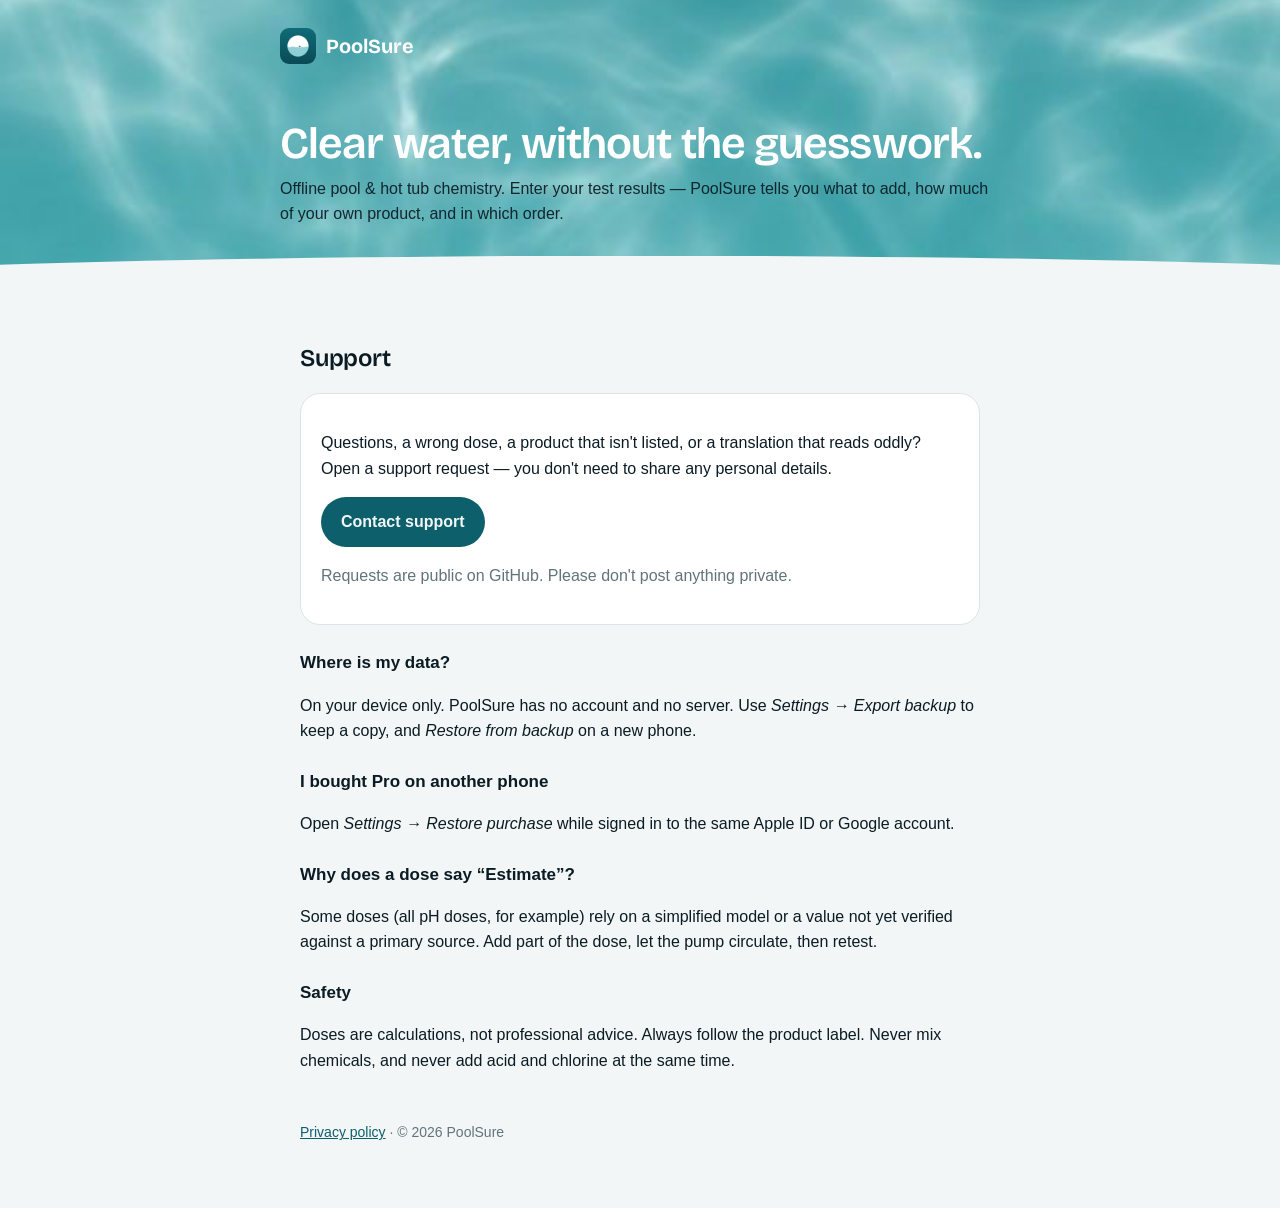
<file: index.html>
<!doctype html>
<html lang="en">
<head>
  <meta charset="utf-8">
  <meta name="viewport" content="width=device-width, initial-scale=1">
  <title>PoolSure — Support</title>
  <meta name="description" content="PoolSure: offline pool & hot tub water-chemistry calculator. Support and contact.">
  <link rel="icon" href="favicon.png">
  <link rel="apple-touch-icon" href="icon.png">
  <link rel="stylesheet" href="style.css">
</head>
<body>
  <header class="hero">
    <div class="brand"><img src="icon.png" alt=""><span>PoolSure</span></div>
    <h1>Clear water, without the guesswork.</h1>
    <p>Offline pool &amp; hot tub chemistry. Enter your test results — PoolSure tells you what to add, how much of your own product, and in which order.</p>
  </header>
  <main>
    <h2>Support</h2>
    <div class="card">
      <p>Questions, a wrong dose, a product that isn't listed, or a translation that reads oddly? Open a support request — you don't need to share any personal details.</p>
      <p><a class="button" href="https://github.com/mustafatoptss/poolsure-site/issues/new">Contact support</a></p>
      <p class="muted">Requests are public on GitHub. Please don't post anything private.</p>
    </div>

    <h3>Where is my data?</h3>
    <p>On your device only. PoolSure has no account and no server. Use <em>Settings → Export backup</em> to keep a copy, and <em>Restore from backup</em> on a new phone.</p>

    <h3>I bought Pro on another phone</h3>
    <p>Open <em>Settings → Restore purchase</em> while signed in to the same Apple ID or Google account.</p>

    <h3>Why does a dose say “Estimate”?</h3>
    <p>Some doses (all pH doses, for example) rely on a simplified model or a value not yet verified against a primary source. Add part of the dose, let the pump circulate, then retest.</p>

    <h3>Safety</h3>
    <p>Doses are calculations, not professional advice. Always follow the product label. Never mix chemicals, and never add acid and chlorine at the same time.</p>

    <footer>
      <a href="privacy.html">Privacy policy</a> · © 2026 PoolSure
    </footer>
  </main>
</body>
</html>
</file>
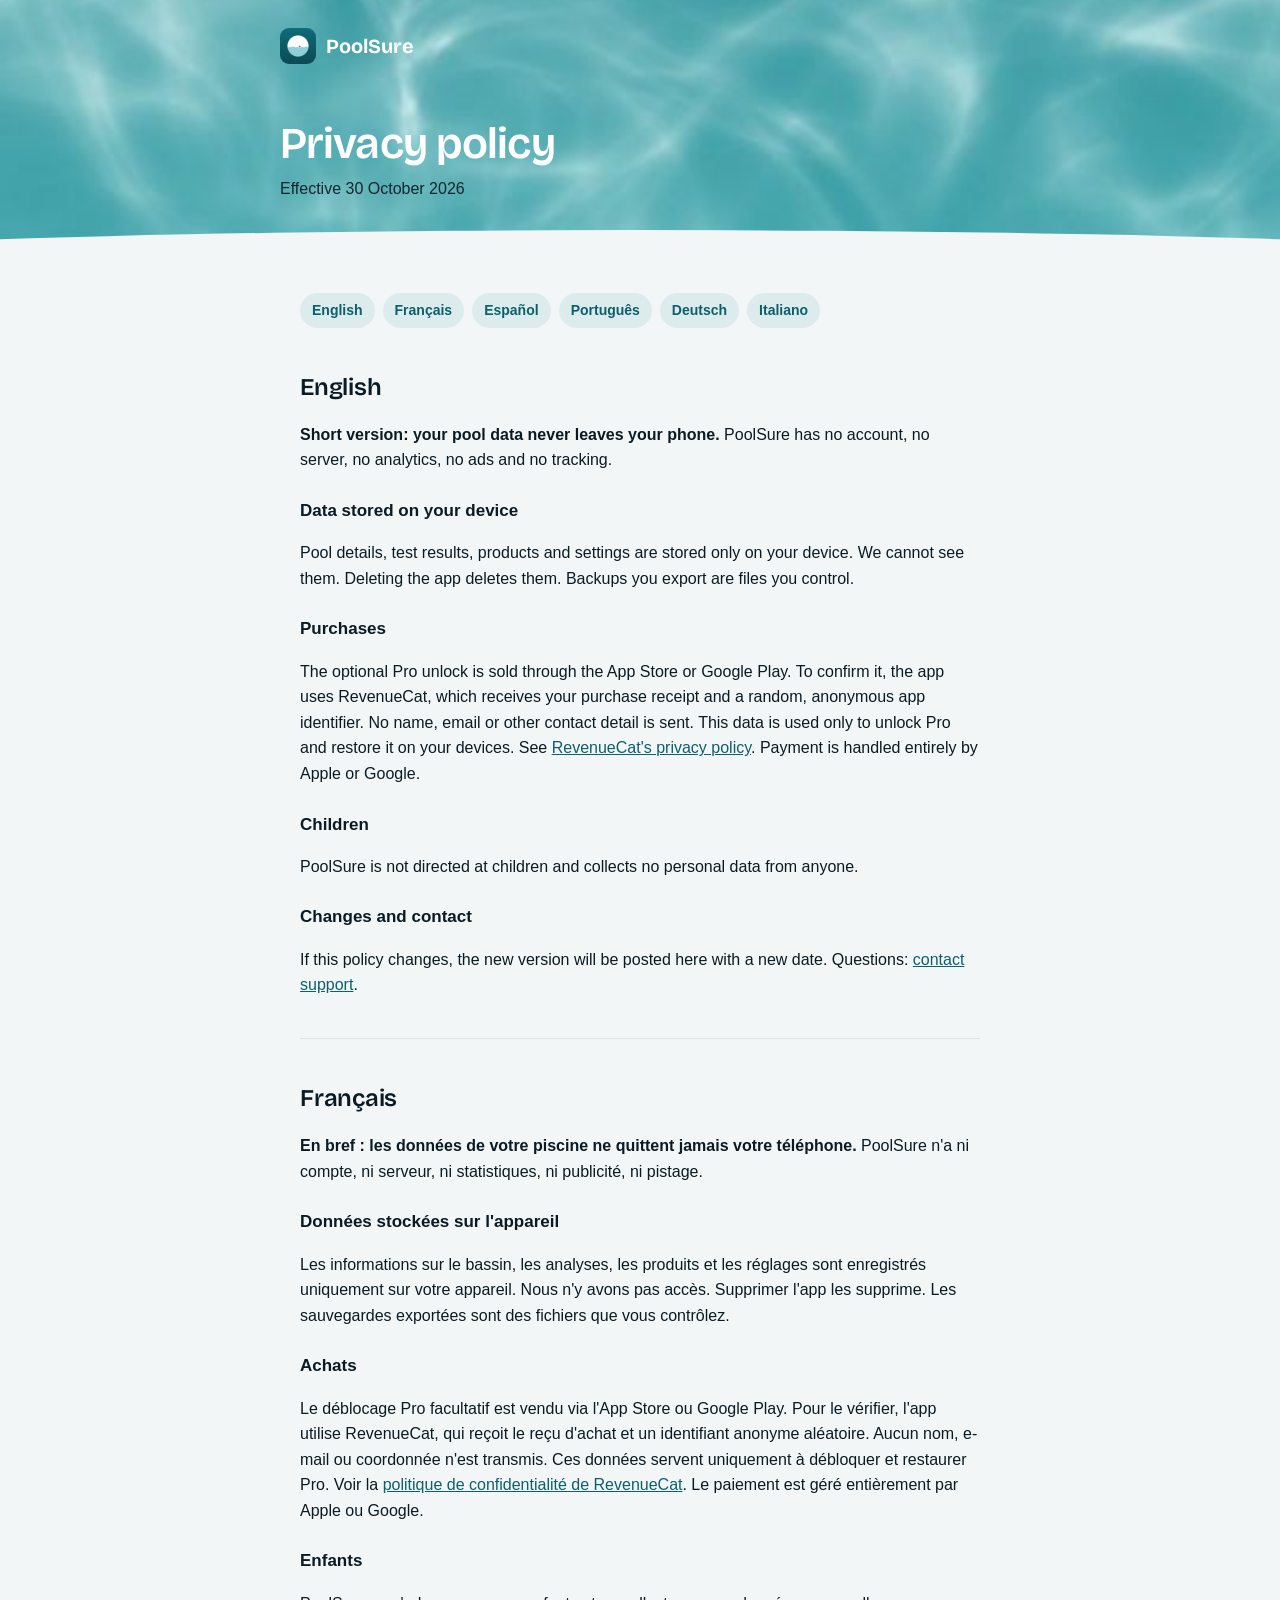
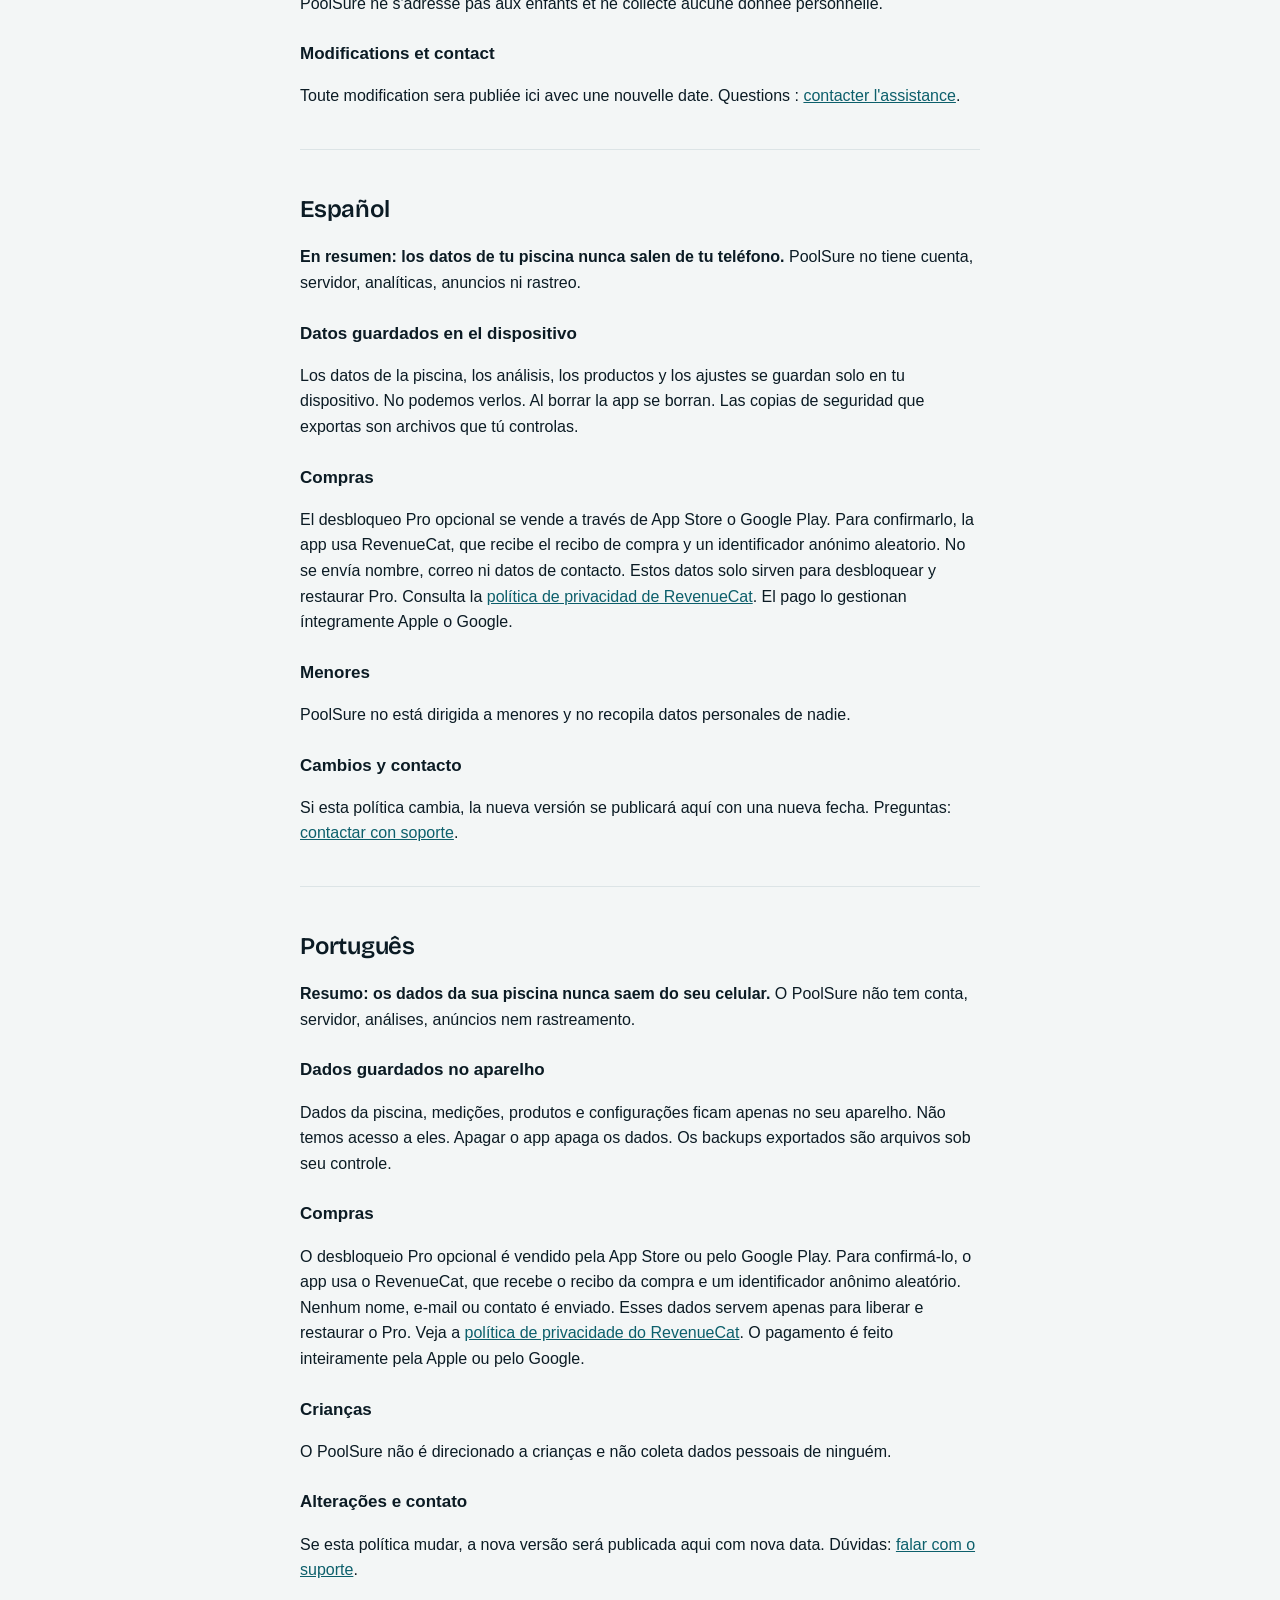
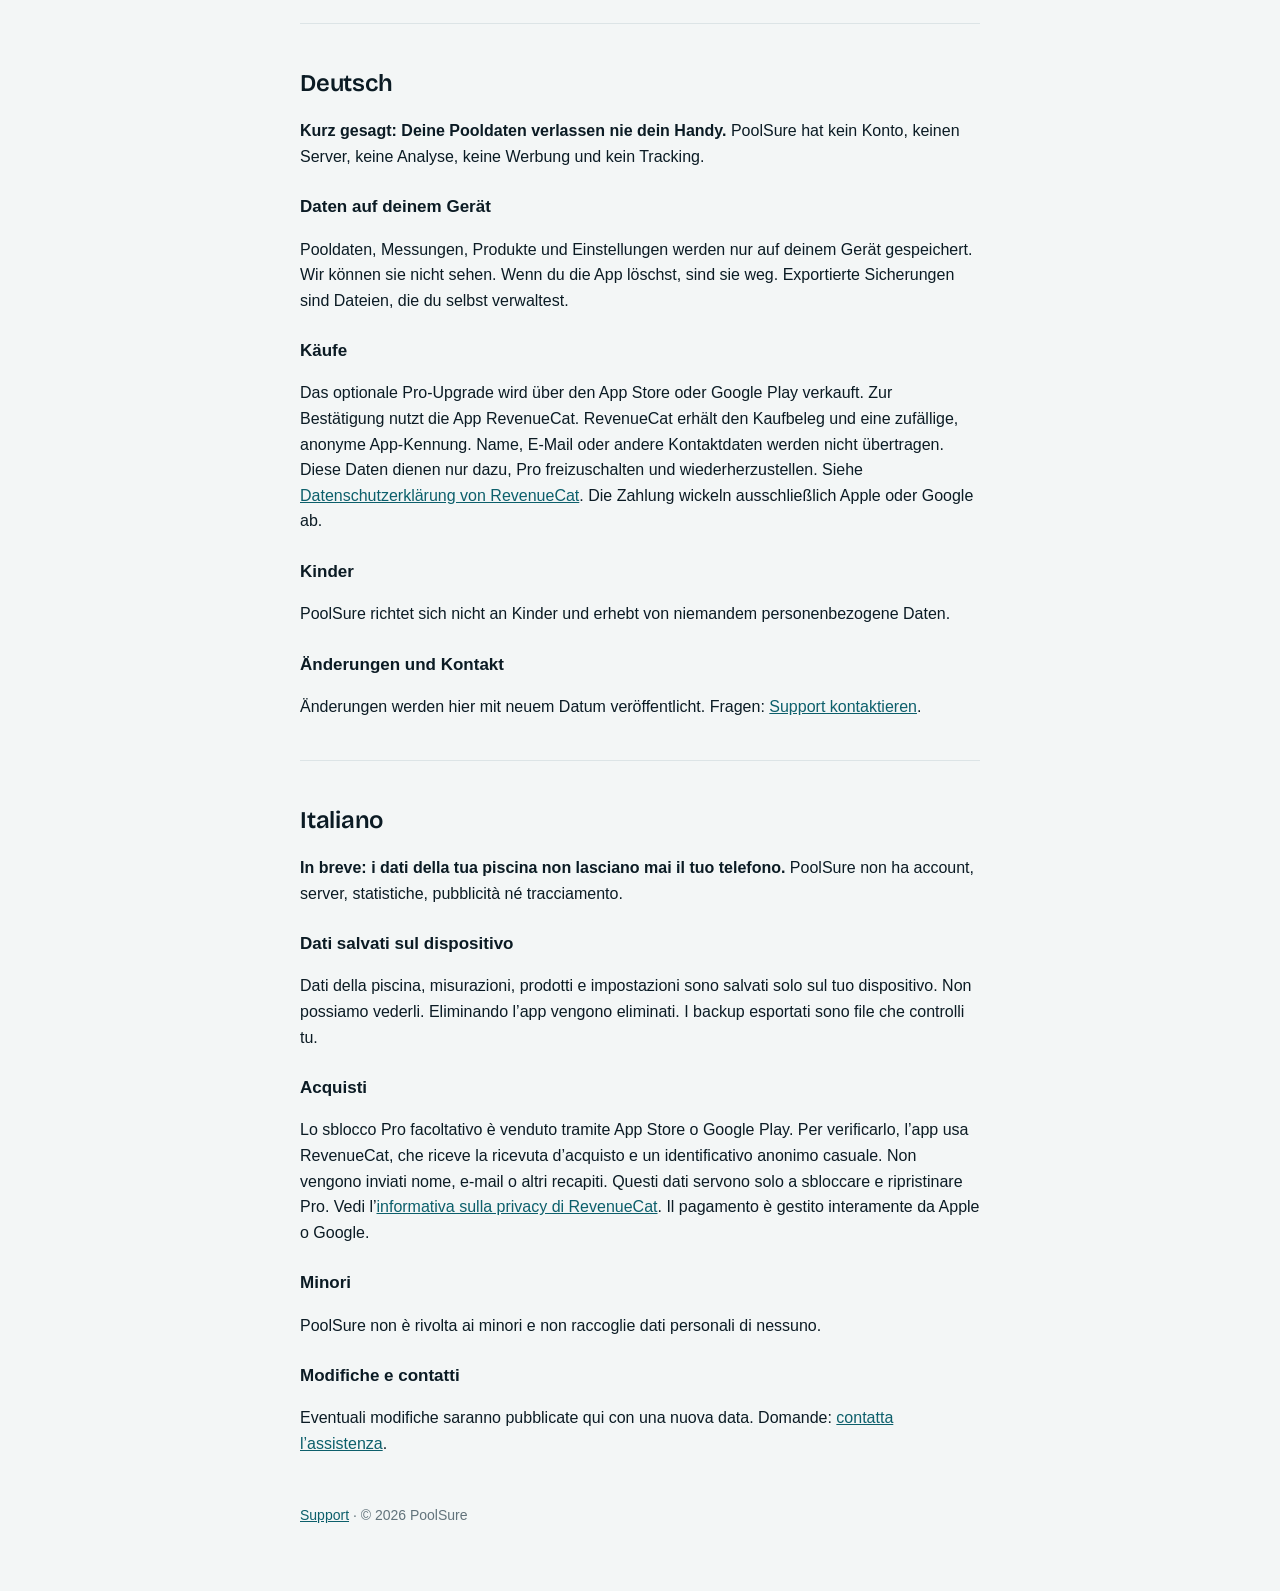
<file: privacy.html>
<!doctype html>
<html lang="en">
<head>
  <meta charset="utf-8">
  <meta name="viewport" content="width=device-width, initial-scale=1">
  <title>PoolSure — Privacy policy</title>
  <meta name="description" content="PoolSure privacy policy. Your pool data stays on your device.">
  <link rel="icon" href="favicon.png">
  <link rel="stylesheet" href="style.css">
</head>
<body>
  <header class="hero">
    <div class="brand"><img src="icon.png" alt=""><span>PoolSure</span></div>
    <h1>Privacy policy</h1>
    <p>Effective 30 October 2026</p>
  </header>
  <main>
    <nav class="langs" aria-label="Language">
      <a href="#en">English</a><a href="#fr">Français</a><a href="#es">Español</a><a href="#pt">Português</a><a href="#de">Deutsch</a><a href="#it">Italiano</a>
    </nav>

    <section id="en" lang="en">
      <h2>English</h2>
      <p><strong>Short version: your pool data never leaves your phone.</strong> PoolSure has no account, no server, no analytics, no ads and no tracking.</p>
      <h3>Data stored on your device</h3>
      <p>Pool details, test results, products and settings are stored only on your device. We cannot see them. Deleting the app deletes them. Backups you export are files you control.</p>
      <h3>Purchases</h3>
      <p>The optional Pro unlock is sold through the App Store or Google Play. To confirm it, the app uses RevenueCat, which receives your purchase receipt and a random, anonymous app identifier. No name, email or other contact detail is sent. This data is used only to unlock Pro and restore it on your devices. See <a href="https://www.revenuecat.com/privacy">RevenueCat's privacy policy</a>. Payment is handled entirely by Apple or Google.</p>
      <h3>Children</h3>
      <p>PoolSure is not directed at children and collects no personal data from anyone.</p>
      <h3>Changes and contact</h3>
      <p>If this policy changes, the new version will be posted here with a new date. Questions: <a href="https://github.com/mustafatoptss/poolsure-site/issues/new">contact support</a>.</p>
    </section>

    <section id="fr" lang="fr" class="lang">
      <h2>Français</h2>
      <p><strong>En bref : les données de votre piscine ne quittent jamais votre téléphone.</strong> PoolSure n'a ni compte, ni serveur, ni statistiques, ni publicité, ni pistage.</p>
      <h3>Données stockées sur l'appareil</h3>
      <p>Les informations sur le bassin, les analyses, les produits et les réglages sont enregistrés uniquement sur votre appareil. Nous n'y avons pas accès. Supprimer l'app les supprime. Les sauvegardes exportées sont des fichiers que vous contrôlez.</p>
      <h3>Achats</h3>
      <p>Le déblocage Pro facultatif est vendu via l'App Store ou Google Play. Pour le vérifier, l'app utilise RevenueCat, qui reçoit le reçu d'achat et un identifiant anonyme aléatoire. Aucun nom, e-mail ou coordonnée n'est transmis. Ces données servent uniquement à débloquer et restaurer Pro. Voir la <a href="https://www.revenuecat.com/privacy">politique de confidentialité de RevenueCat</a>. Le paiement est géré entièrement par Apple ou Google.</p>
      <h3>Enfants</h3>
      <p>PoolSure ne s'adresse pas aux enfants et ne collecte aucune donnée personnelle.</p>
      <h3>Modifications et contact</h3>
      <p>Toute modification sera publiée ici avec une nouvelle date. Questions : <a href="https://github.com/mustafatoptss/poolsure-site/issues/new">contacter l'assistance</a>.</p>
    </section>

    <section id="es" lang="es" class="lang">
      <h2>Español</h2>
      <p><strong>En resumen: los datos de tu piscina nunca salen de tu teléfono.</strong> PoolSure no tiene cuenta, servidor, analíticas, anuncios ni rastreo.</p>
      <h3>Datos guardados en el dispositivo</h3>
      <p>Los datos de la piscina, los análisis, los productos y los ajustes se guardan solo en tu dispositivo. No podemos verlos. Al borrar la app se borran. Las copias de seguridad que exportas son archivos que tú controlas.</p>
      <h3>Compras</h3>
      <p>El desbloqueo Pro opcional se vende a través de App Store o Google Play. Para confirmarlo, la app usa RevenueCat, que recibe el recibo de compra y un identificador anónimo aleatorio. No se envía nombre, correo ni datos de contacto. Estos datos solo sirven para desbloquear y restaurar Pro. Consulta la <a href="https://www.revenuecat.com/privacy">política de privacidad de RevenueCat</a>. El pago lo gestionan íntegramente Apple o Google.</p>
      <h3>Menores</h3>
      <p>PoolSure no está dirigida a menores y no recopila datos personales de nadie.</p>
      <h3>Cambios y contacto</h3>
      <p>Si esta política cambia, la nueva versión se publicará aquí con una nueva fecha. Preguntas: <a href="https://github.com/mustafatoptss/poolsure-site/issues/new">contactar con soporte</a>.</p>
    </section>

    <section id="pt" lang="pt-BR" class="lang">
      <h2>Português</h2>
      <p><strong>Resumo: os dados da sua piscina nunca saem do seu celular.</strong> O PoolSure não tem conta, servidor, análises, anúncios nem rastreamento.</p>
      <h3>Dados guardados no aparelho</h3>
      <p>Dados da piscina, medições, produtos e configurações ficam apenas no seu aparelho. Não temos acesso a eles. Apagar o app apaga os dados. Os backups exportados são arquivos sob seu controle.</p>
      <h3>Compras</h3>
      <p>O desbloqueio Pro opcional é vendido pela App Store ou pelo Google Play. Para confirmá-lo, o app usa o RevenueCat, que recebe o recibo da compra e um identificador anônimo aleatório. Nenhum nome, e-mail ou contato é enviado. Esses dados servem apenas para liberar e restaurar o Pro. Veja a <a href="https://www.revenuecat.com/privacy">política de privacidade do RevenueCat</a>. O pagamento é feito inteiramente pela Apple ou pelo Google.</p>
      <h3>Crianças</h3>
      <p>O PoolSure não é direcionado a crianças e não coleta dados pessoais de ninguém.</p>
      <h3>Alterações e contato</h3>
      <p>Se esta política mudar, a nova versão será publicada aqui com nova data. Dúvidas: <a href="https://github.com/mustafatoptss/poolsure-site/issues/new">falar com o suporte</a>.</p>
    </section>

    <section id="de" lang="de" class="lang">
      <h2>Deutsch</h2>
      <p><strong>Kurz gesagt: Deine Pooldaten verlassen nie dein Handy.</strong> PoolSure hat kein Konto, keinen Server, keine Analyse, keine Werbung und kein Tracking.</p>
      <h3>Daten auf deinem Gerät</h3>
      <p>Pooldaten, Messungen, Produkte und Einstellungen werden nur auf deinem Gerät gespeichert. Wir können sie nicht sehen. Wenn du die App löschst, sind sie weg. Exportierte Sicherungen sind Dateien, die du selbst verwaltest.</p>
      <h3>Käufe</h3>
      <p>Das optionale Pro-Upgrade wird über den App Store oder Google Play verkauft. Zur Bestätigung nutzt die App RevenueCat. RevenueCat erhält den Kaufbeleg und eine zufällige, anonyme App-Kennung. Name, E-Mail oder andere Kontaktdaten werden nicht übertragen. Diese Daten dienen nur dazu, Pro freizuschalten und wiederherzustellen. Siehe <a href="https://www.revenuecat.com/privacy">Datenschutzerklärung von RevenueCat</a>. Die Zahlung wickeln ausschließlich Apple oder Google ab.</p>
      <h3>Kinder</h3>
      <p>PoolSure richtet sich nicht an Kinder und erhebt von niemandem personenbezogene Daten.</p>
      <h3>Änderungen und Kontakt</h3>
      <p>Änderungen werden hier mit neuem Datum veröffentlicht. Fragen: <a href="https://github.com/mustafatoptss/poolsure-site/issues/new">Support kontaktieren</a>.</p>
    </section>

    <section id="it" lang="it" class="lang">
      <h2>Italiano</h2>
      <p><strong>In breve: i dati della tua piscina non lasciano mai il tuo telefono.</strong> PoolSure non ha account, server, statistiche, pubblicità né tracciamento.</p>
      <h3>Dati salvati sul dispositivo</h3>
      <p>Dati della piscina, misurazioni, prodotti e impostazioni sono salvati solo sul tuo dispositivo. Non possiamo vederli. Eliminando l’app vengono eliminati. I backup esportati sono file che controlli tu.</p>
      <h3>Acquisti</h3>
      <p>Lo sblocco Pro facoltativo è venduto tramite App Store o Google Play. Per verificarlo, l’app usa RevenueCat, che riceve la ricevuta d’acquisto e un identificativo anonimo casuale. Non vengono inviati nome, e-mail o altri recapiti. Questi dati servono solo a sbloccare e ripristinare Pro. Vedi l’<a href="https://www.revenuecat.com/privacy">informativa sulla privacy di RevenueCat</a>. Il pagamento è gestito interamente da Apple o Google.</p>
      <h3>Minori</h3>
      <p>PoolSure non è rivolta ai minori e non raccoglie dati personali di nessuno.</p>
      <h3>Modifiche e contatti</h3>
      <p>Eventuali modifiche saranno pubblicate qui con una nuova data. Domande: <a href="https://github.com/mustafatoptss/poolsure-site/issues/new">contatta l’assistenza</a>.</p>
    </section>

    <footer><a href="index.html">Support</a> · © 2026 PoolSure</footer>
  </main>
</body>
</html>
</file>
<file: style.css>
@import url('https://fonts.googleapis.com/css2?family=Bricolage+Grotesque:opsz,wght@12..96,600;12..96,700&display=swap');

:root {
  --canvas: #f3f6f6;
  --surface: #ffffff;
  --ink: #0b1b24;
  --muted: #62737b;
  --hairline: #dce4e6;
  --lane: #0c5f6b;
  --lane-soft: #dcecec;
}
@media (prefers-color-scheme: dark) {
  :root {
    --canvas: #061217;
    --surface: #0d1d23;
    --ink: #e6eff0;
    --muted: #8a9da4;
    --hairline: #1c3038;
    --lane: #63c6d0;
    --lane-soft: #123238;
  }
}
* { box-sizing: border-box; }
html { -webkit-text-size-adjust: 100%; }
body {
  margin: 0;
  background: var(--canvas);
  color: var(--ink);
  font: 16px/1.6 -apple-system, BlinkMacSystemFont, 'Segoe UI', Roboto, Helvetica, Arial, sans-serif;
}
.hero {
  position: relative;
  min-height: 260px;
  background: url('water.jpg') center / cover;
  color: #fff;
  padding: 28px 20px 64px;
}
.hero::after {
  content: '';
  position: absolute;
  left: 0; right: 0; bottom: -1px;
  height: 36px;
  background: var(--canvas);
  clip-path: path('M0 20 C 25% 2, 45% 2, 60% 16 S 88% 30, 100% 10 V 36 H 0 Z');
  -webkit-clip-path: ellipse(75% 100% at 50% 100%);
}
.brand { display: flex; align-items: center; gap: 10px; max-width: 720px; margin: 0 auto; }
.brand img { width: 36px; height: 36px; border-radius: 9px; }
.brand span { font-family: 'Bricolage Grotesque', sans-serif; font-weight: 700; font-size: 20px; }
.hero h1 {
  font-family: 'Bricolage Grotesque', sans-serif;
  font-weight: 600;
  font-size: clamp(30px, 6vw, 44px);
  line-height: 1.08;
  letter-spacing: -0.02em;
  max-width: 720px;
  margin: 56px auto 8px;
}
.hero p { max-width: 720px; margin: 0 auto; opacity: 0.92; }
main { max-width: 720px; margin: 0 auto; padding: 8px 20px 64px; }
h2 { font-family: 'Bricolage Grotesque', sans-serif; font-weight: 600; font-size: 24px; letter-spacing: -0.01em; margin: 40px 0 8px; }
h3 { font-size: 17px; margin: 24px 0 4px; }
p, li { color: var(--ink); }
.muted { color: var(--muted); }
.card {
  background: var(--surface);
  border: 1px solid var(--hairline);
  border-radius: 20px;
  padding: 20px;
  margin: 16px 0;
}
a { color: var(--lane); }
.button {
  display: inline-block;
  background: var(--lane);
  color: var(--canvas);
  text-decoration: none;
  font-weight: 600;
  padding: 12px 20px;
  border-radius: 999px;
}
nav.langs { display: flex; flex-wrap: wrap; gap: 8px; margin: 20px 0 0; }
nav.langs a {
  text-decoration: none;
  background: var(--lane-soft);
  color: var(--lane);
  padding: 6px 12px;
  border-radius: 999px;
  font-size: 14px;
  font-weight: 600;
}
section.lang { border-top: 1px solid var(--hairline); margin-top: 40px; }
footer { color: var(--muted); font-size: 14px; margin-top: 48px; }
</file>
